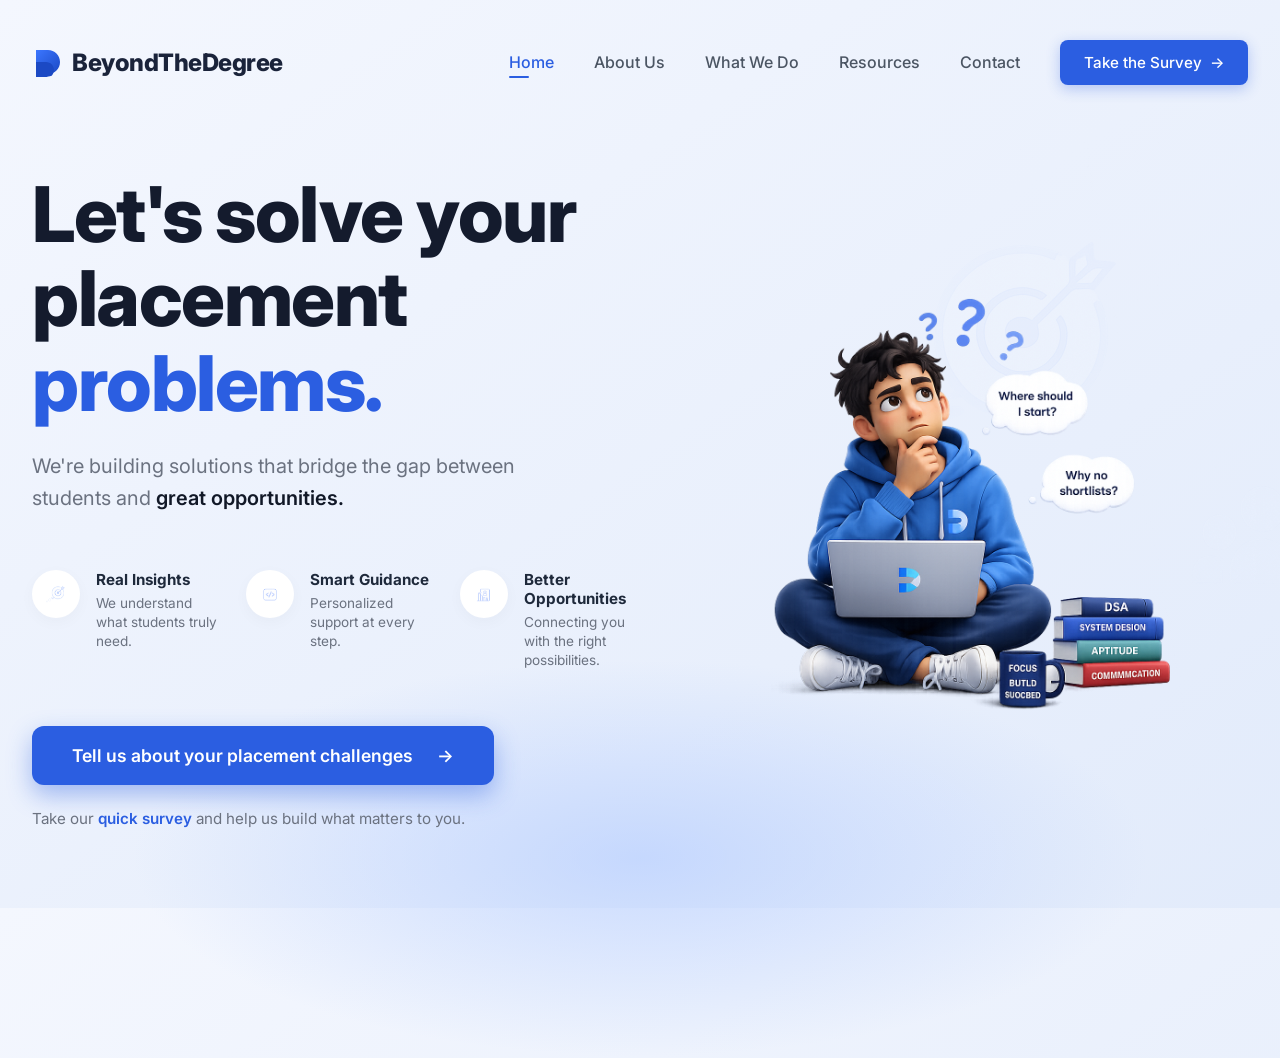
<file: index.html>
<!DOCTYPE html>
<html lang="en">
<head>
    <meta charset="UTF-8">
    <meta name="viewport" content="width=device-width, initial-scale=1.0">
    <title>BeyondTheDegree - Solve Your Placement Problems</title>
    <meta name="description" content="We're building solutions that bridge the gap between students and great opportunities. Take our quick survey.">
    <link rel="preconnect" href="https://fonts.googleapis.com">
    <link rel="preconnect" href="https://fonts.gstatic.com" crossorigin>
    <link href="https://fonts.googleapis.com/css2?family=Inter:wght@400;500;600;700;800&display=swap" rel="stylesheet">
    <link rel="stylesheet" href="style.css">
</head>
<body>
    <div class="background-decorations">
        <!-- We will put background faint icons here -->
        <div class="bg-icon bg-target"><img src="assets/Home/target.png" alt="" aria-hidden="true"></div>
        <div class="bg-icon bg-people"><img src="assets/Home/people.png" alt="" aria-hidden="true"></div>
        <div class="bg-icon bg-paperplane"><img src="assets/Home/paperplane.png" alt="" aria-hidden="true"></div>
        <!-- Some background buildings silhouette (using CSS) -->
        <div class="city-skyline"></div>
    </div>

    <div class="container">
        <header>
            <div class="logo">
                <svg width="32" height="32" viewBox="0 0 32 32" fill="none" xmlns="http://www.w3.org/2000/svg">
                    <!-- A simple approximation of the 'B' logo -->
                    <path d="M4 4 h12 c6.627 0 12 5.373 12 12 0 3.314 -1.343 6.314 -3.515 8.485C22.314 26.657 19.314 28 16 28 H4 V4 z" fill="url(#paint0_linear)"/>
                    <path d="M4 16 h10 c4.418 0 8 3.582 8 8 0 2.21 -0.895 4.21 -2.343 5.657C17.21 30.105 15.21 31 13 31 H4 V16 z" fill="#1b49c4"/>
                    <defs>
                        <linearGradient id="paint0_linear" x1="4" y1="4" x2="28" y2="28" gradientUnits="userSpaceOnUse">
                            <stop stop-color="#3b76ff" />
                            <stop offset="1" stop-color="#1b49c4" />
                        </linearGradient>
                    </defs>
                </svg>
                <span class="logo-text">BeyondTheDegree</span>
            </div>
            
            <button class="hamburger" id="hamburger" aria-label="Toggle navigation">
                <span></span>
                <span></span>
                <span></span>
            </button>
            
            <div class="nav-container" id="nav-container">
                <nav class="nav-links">
                    <a href="#" class="active">Home</a>
                    <a href="#">About Us</a>
                    <a href="#">What We Do</a>
                    <a href="#">Resources</a>
                    <a href="#">Contact</a>
                </nav>
                
                <a href="survey.html" class="nav-btn">Take the Survey <span class="arrow">&rarr;</span></a>
            </div>
        </header>

        <main>
            <div class="hero-left">
                <h1>Let's solve your<br>placement <span class="highlight">problems.</span></h1>
                
                <p class="subtitle">We're building solutions that bridge the gap between students and <strong>great opportunities.</strong></p>
                
                <div class="features">
                    <div class="feature-item">
                        <div class="feature-icon">
                            <img src="assets/Home/target.png" alt="Real Insights">
                        </div>
                        <div class="feature-text">
                            <h3>Real Insights</h3>
                            <p>We understand what students truly need.</p>
                        </div>
                    </div>
                    <div class="feature-item">
                        <div class="feature-icon">
                            <img src="assets/Home/developer.png" alt="Smart Guidance">
                        </div>
                        <div class="feature-text">
                            <h3>Smart Guidance</h3>
                            <p>Personalized support at every step.</p>
                        </div>
                    </div>
                    <div class="feature-item">
                        <div class="feature-icon">
                            <img src="assets/Home/growth .png" alt="Better Opportunities">
                        </div>
                        <div class="feature-text">
                            <h3>Better Opportunities</h3>
                            <p>Connecting you with the right possibilities.</p>
                        </div>
                    </div>
                </div>

                <a href="survey.html" class="main-cta-btn">Tell us about your placement challenges <span class="arrow">&rarr;</span></a>
                
                <p class="survey-text">Take our <strong>quick survey</strong> and help us build what matters to you.</p>
            </div>

            <div class="hero-right">
                <div class="character-wrapper">
                    <!-- The speech bubbles might be part of the character, but we'll add them as CSS elements if they are not. Assuming they are part of the composition if the image is huge. If not, they won't show. -->
                    <img src="assets/Home/character.png" alt="Student thinking about placement problems" class="main-character">
                </div>
            </div>
        </main>
    </div>

    <script>
        const hamburger = document.getElementById('hamburger');
        const navContainer = document.getElementById('nav-container');
        const navLinks = document.querySelectorAll('.nav-links a');

        if (hamburger && navContainer) {
            hamburger.addEventListener('click', () => {
                hamburger.classList.toggle('active');
                navContainer.classList.toggle('active');
            });

            navLinks.forEach(link => {
                link.addEventListener('click', () => {
                    hamburger.classList.remove('active');
                    navContainer.classList.remove('active');
                });
            });
        }
    </script>
</body>
</html>
</file>
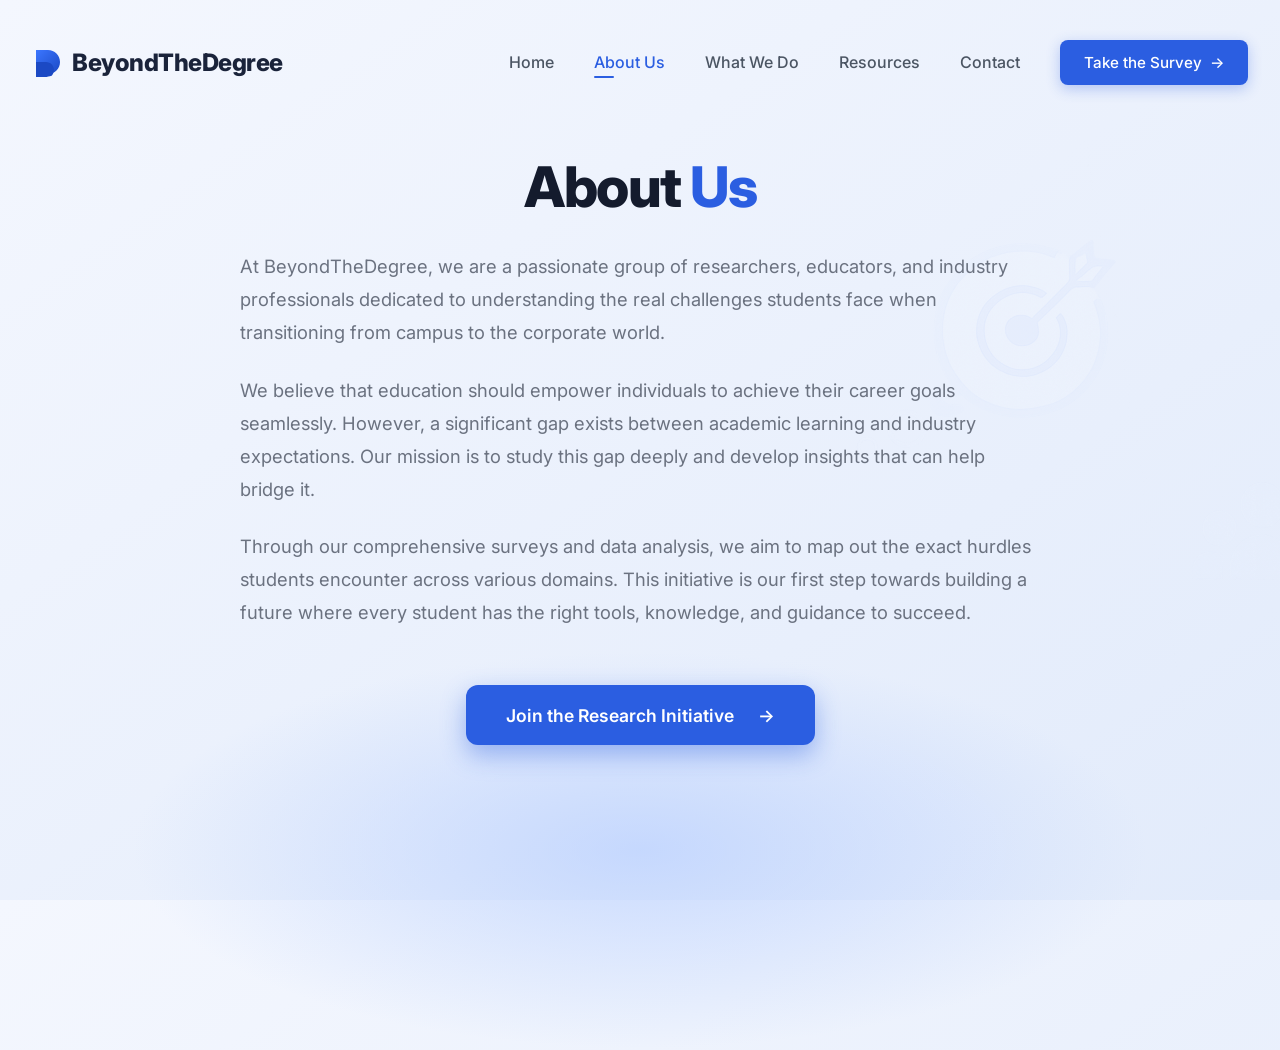
<file: about.html>
<!DOCTYPE html>
<html lang="en">
<head>
    <meta charset="UTF-8">
    <meta name="viewport" content="width=device-width, initial-scale=1.0">
    <title>About Us - BeyondTheDegree</title>
    <meta name="description" content="We're building solutions that bridge the gap between students and great opportunities. Take our quick survey.">
    <link rel="preconnect" href="https://fonts.googleapis.com">
    <link rel="preconnect" href="https://fonts.gstatic.com" crossorigin>
    <link href="https://fonts.googleapis.com/css2?family=Inter:wght@400;500;600;700;800&display=swap" rel="stylesheet">
    <link rel="stylesheet" href="style.css">
    <style>
        .inner-page-content {
            padding: 2rem 0 5rem;
            max-width: 800px;
            margin: 0 auto;
            width: 100%;
            display: block;
        }
        .inner-page-content h1 {
            font-size: 3.5rem;
            margin-bottom: 2rem;
            text-align: center;
        }
        .inner-page-content p.desc {
            font-size: 1.15rem;
            line-height: 1.8;
            color: var(--text-gray);
            margin-bottom: 1.5rem;
        }
        @media (max-width: 768px) {
            .inner-page-content h1 { font-size: 2.8rem; }
        }
    </style>
</head>
<body>
    <div class="background-decorations">
        <div class="bg-icon bg-target"><img src="assets/Home/target.png" alt="" aria-hidden="true"></div>
        <div class="bg-icon bg-people"><img src="assets/Home/people.png" alt="" aria-hidden="true"></div>
        <div class="bg-icon bg-paperplane"><img src="assets/Home/paperplane.png" alt="" aria-hidden="true"></div>
    </div>

    <div class="container">
        <header>
            <div class="logo">
                <svg width="32" height="32" viewBox="0 0 32 32" fill="none" xmlns="http://www.w3.org/2000/svg">
                    <path d="M4 4 h12 c6.627 0 12 5.373 12 12 0 3.314 -1.343 6.314 -3.515 8.485C22.314 26.657 19.314 28 16 28 H4 V4 z" fill="url(#paint0_linear)"/>
                    <path d="M4 16 h10 c4.418 0 8 3.582 8 8 0 2.21 -0.895 4.21 -2.343 5.657C17.21 30.105 15.21 31 13 31 H4 V16 z" fill="#1b49c4"/>
                    <defs>
                        <linearGradient id="paint0_linear" x1="4" y1="4" x2="28" y2="28" gradientUnits="userSpaceOnUse">
                            <stop stop-color="#3b76ff" />
                            <stop offset="1" stop-color="#1b49c4" />
                        </linearGradient>
                    </defs>
                </svg>
                <span class="logo-text">BeyondTheDegree</span>
            </div>
            
            <button class="hamburger" id="hamburger" aria-label="Toggle navigation">
                <span></span>
                <span></span>
                <span></span>
            </button>
            
            <div class="nav-container" id="nav-container">
                <nav class="nav-links">
                    <a href="index.html">Home</a>
                    <a href="about.html" class="active">About Us</a>
                    <a href="what-we-do.html">What We Do</a>
                    <a href="resources.html">Resources</a>
                    <a href="contact.html">Contact</a>
                </nav>
                
                <a href="survey.html" class="nav-btn">Take the Survey <span class="arrow">&rarr;</span></a>
            </div>
        </header>

        <main class="inner-page-content">
            <h1>About <span class="highlight">Us</span></h1>
            <p class="desc">At BeyondTheDegree, we are a passionate group of researchers, educators, and industry professionals dedicated to understanding the real challenges students face when transitioning from campus to the corporate world.</p>
            <p class="desc">We believe that education should empower individuals to achieve their career goals seamlessly. However, a significant gap exists between academic learning and industry expectations. Our mission is to study this gap deeply and develop insights that can help bridge it.</p>
            <p class="desc">Through our comprehensive surveys and data analysis, we aim to map out the exact hurdles students encounter across various domains. This initiative is our first step towards building a future where every student has the right tools, knowledge, and guidance to succeed.</p>
            
            <div style="text-align: center; margin-top: 3.5rem;">
                <a href="survey.html" class="main-cta-btn">Join the Research Initiative <span class="arrow">&rarr;</span></a>
            </div>
        </main>
    </div>

    <script>
        const hamburger = document.getElementById('hamburger');
        const navContainer = document.getElementById('nav-container');
        const navLinks = document.querySelectorAll('.nav-links a');

        if (hamburger && navContainer) {
            hamburger.addEventListener('click', () => {
                hamburger.classList.toggle('active');
                navContainer.classList.toggle('active');
            });

            navLinks.forEach(link => {
                link.addEventListener('click', () => {
                    hamburger.classList.remove('active');
                    navContainer.classList.remove('active');
                });
            });
        }
    </script>
</body>
</html>
</file>
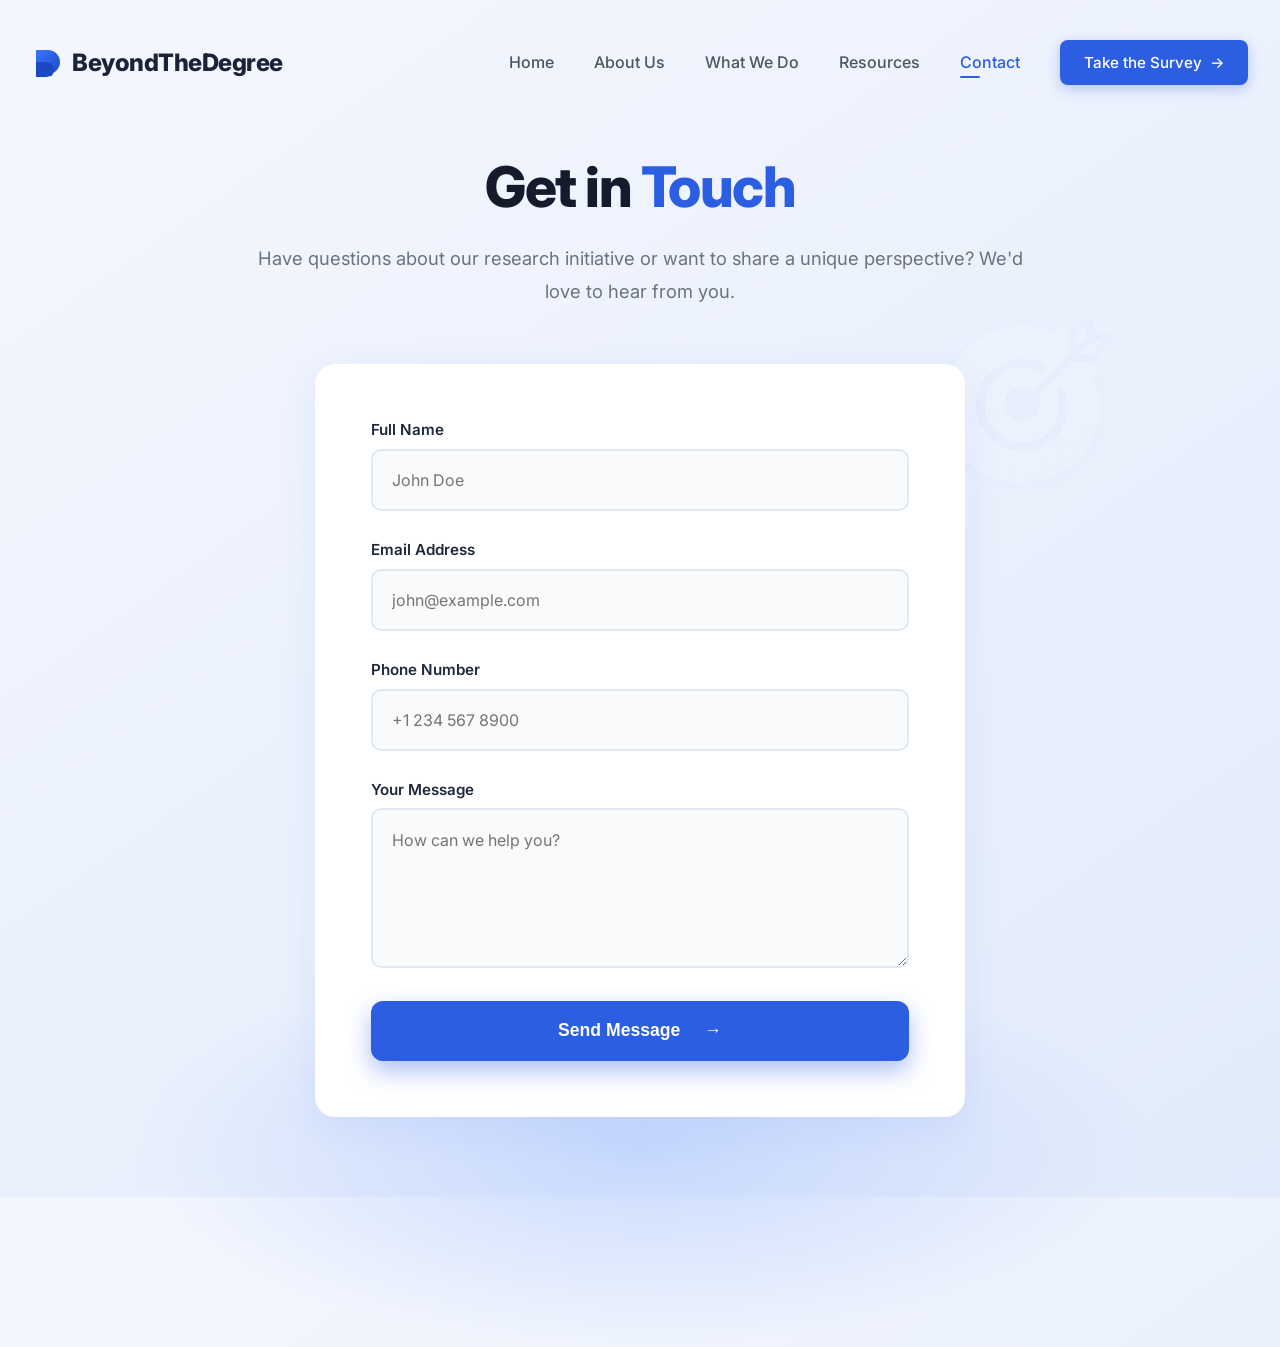
<file: contact.html>
<!DOCTYPE html>
<html lang="en">
<head>
    <meta charset="UTF-8">
    <meta name="viewport" content="width=device-width, initial-scale=1.0">
    <title>Contact - BeyondTheDegree</title>
    <meta name="description" content="We're building solutions that bridge the gap between students and great opportunities. Take our quick survey.">
    <link rel="preconnect" href="https://fonts.googleapis.com">
    <link rel="preconnect" href="https://fonts.gstatic.com" crossorigin>
    <link href="https://fonts.googleapis.com/css2?family=Inter:wght@400;500;600;700;800&display=swap" rel="stylesheet">
    <link rel="stylesheet" href="style.css">
    <style>
        .inner-page-content {
            padding: 2rem 0 5rem;
            max-width: 800px;
            margin: 0 auto;
            width: 100%;
            display: block;
        }
        .inner-page-content h1 {
            font-size: 3.5rem;
            margin-bottom: 1.5rem;
            text-align: center;
        }
        .inner-page-content p.desc {
            font-size: 1.15rem;
            line-height: 1.8;
            color: var(--text-gray);
            margin-bottom: 1.5rem;
            text-align: center;
        }
        .contact-form {
            background: white;
            padding: 3.5rem;
            border-radius: 20px;
            box-shadow: 0 10px 40px rgba(43, 94, 225, 0.08);
            max-width: 650px;
            margin: 3.5rem auto 0;
            position: relative;
        }
        .form-group {
            margin-bottom: 1.8rem;
        }
        .form-group label {
            display: block;
            font-weight: 600;
            margin-bottom: 0.6rem;
            color: #1e293b;
            font-size: 0.95rem;
        }
        .form-group input, 
        .form-group textarea {
            width: 100%;
            padding: 1.2rem;
            border: 2px solid #e2e8f0;
            border-radius: 10px;
            font-family: inherit;
            font-size: 1rem;
            transition: all 0.3s ease;
            color: #1e293b;
            background: #f8fafc;
        }
        .form-group input:focus, 
        .form-group textarea:focus {
            outline: none;
            border-color: var(--primary-blue);
            background: white;
            box-shadow: 0 0 0 4px rgba(43, 94, 225, 0.1);
        }
        .form-group textarea {
            min-height: 160px;
            resize: vertical;
        }
        .submit-btn {
            width: 100%;
            justify-content: center;
            border: none;
            cursor: pointer;
            margin-bottom: 0;
            padding: 1.2rem;
            font-size: 1.1rem;
        }
        @media (max-width: 768px) {
            .inner-page-content h1 { font-size: 2.8rem; }
            .contact-form { padding: 2.5rem 1.5rem; }
        }
    </style>
</head>
<body>
    <div class="background-decorations">
        <div class="bg-icon bg-target"><img src="assets/Home/target.png" alt="" aria-hidden="true"></div>
        <div class="bg-icon bg-people"><img src="assets/Home/people.png" alt="" aria-hidden="true"></div>
        <div class="bg-icon bg-paperplane"><img src="assets/Home/paperplane.png" alt="" aria-hidden="true"></div>
    </div>

    <div class="container">
        <header>
            <div class="logo">
                <svg width="32" height="32" viewBox="0 0 32 32" fill="none" xmlns="http://www.w3.org/2000/svg">
                    <path d="M4 4 h12 c6.627 0 12 5.373 12 12 0 3.314 -1.343 6.314 -3.515 8.485C22.314 26.657 19.314 28 16 28 H4 V4 z" fill="url(#paint0_linear)"/>
                    <path d="M4 16 h10 c4.418 0 8 3.582 8 8 0 2.21 -0.895 4.21 -2.343 5.657C17.21 30.105 15.21 31 13 31 H4 V16 z" fill="#1b49c4"/>
                    <defs>
                        <linearGradient id="paint0_linear" x1="4" y1="4" x2="28" y2="28" gradientUnits="userSpaceOnUse">
                            <stop stop-color="#3b76ff" />
                            <stop offset="1" stop-color="#1b49c4" />
                        </linearGradient>
                    </defs>
                </svg>
                <span class="logo-text">BeyondTheDegree</span>
            </div>
            
            <button class="hamburger" id="hamburger" aria-label="Toggle navigation">
                <span></span>
                <span></span>
                <span></span>
            </button>
            
            <div class="nav-container" id="nav-container">
                <nav class="nav-links">
                    <a href="index.html">Home</a>
                    <a href="about.html">About Us</a>
                    <a href="what-we-do.html">What We Do</a>
                    <a href="resources.html">Resources</a>
                    <a href="contact.html" class="active">Contact</a>
                </nav>
                
                <a href="survey.html" class="nav-btn">Take the Survey <span class="arrow">&rarr;</span></a>
            </div>
        </header>

        <main class="inner-page-content">
            <h1>Get in <span class="highlight">Touch</span></h1>
            <p class="desc">Have questions about our research initiative or want to share a unique perspective? We'd love to hear from you.</p>
            
            <form class="contact-form" id="contactForm">
                <div class="form-group">
                    <label for="name">Full Name</label>
                    <input type="text" id="name" placeholder="John Doe" required>
                </div>
                
                <div class="form-group">
                    <label for="email">Email Address</label>
                    <input type="email" id="email" placeholder="john@example.com" required>
                </div>
                
                <div class="form-group">
                    <label for="phone">Phone Number</label>
                    <input type="tel" id="phone" placeholder="+1 234 567 8900" required>
                </div>
                
                <div class="form-group">
                    <label for="message">Your Message</label>
                    <textarea id="message" placeholder="How can we help you?" required></textarea>
                </div>
                
                <button type="submit" class="main-cta-btn submit-btn" id="submitBtn">Send Message <span class="arrow">&rarr;</span></button>
            </form>
            
            <script>
                document.getElementById('contactForm').addEventListener('submit', function(e) {
                    e.preventDefault();
                    
                    const submitBtn = document.getElementById('submitBtn');
                    const originalText = submitBtn.innerHTML;
                    submitBtn.innerHTML = 'Sending...';
                    submitBtn.disabled = true;
                    
                    const data = {
                        name: document.getElementById('name').value,
                        email: document.getElementById('email').value,
                        phone: document.getElementById('phone').value,
                        message: document.getElementById('message').value
                    };
                    
                    const contactURL = "https://script.google.com/macros/s/AKfycbwXeq2FX7FZVjj9z_bt_7uoZs2KWv-rWA-zYRR0Ua8GGWCb8DosCl8AXc__6RHT3Dfd/exec";
                    const formData = new URLSearchParams();
                    formData.append("data", JSON.stringify(data));
                    
                    fetch(contactURL, {
                        method: 'POST',
                        body: formData,
                        mode: 'no-cors'
                    }).then(() => {
                        alert('Thank you for your message! We will get back to you soon.');
                        document.getElementById('contactForm').reset();
                        submitBtn.innerHTML = originalText;
                        submitBtn.disabled = false;
                    }).catch(error => {
                        console.error('Error:', error);
                        alert('There was an error sending your message. Please try again.');
                        submitBtn.innerHTML = originalText;
                        submitBtn.disabled = false;
                    });
                });
            </script>
        </main>
    </div>

    <script>
        const hamburger = document.getElementById('hamburger');
        const navContainer = document.getElementById('nav-container');
        const navLinks = document.querySelectorAll('.nav-links a');

        if (hamburger && navContainer) {
            hamburger.addEventListener('click', () => {
                hamburger.classList.toggle('active');
                navContainer.classList.toggle('active');
            });

            navLinks.forEach(link => {
                link.addEventListener('click', () => {
                    hamburger.classList.remove('active');
                    navContainer.classList.remove('active');
                });
            });
        }
    </script>
</body>
</html>
</file>
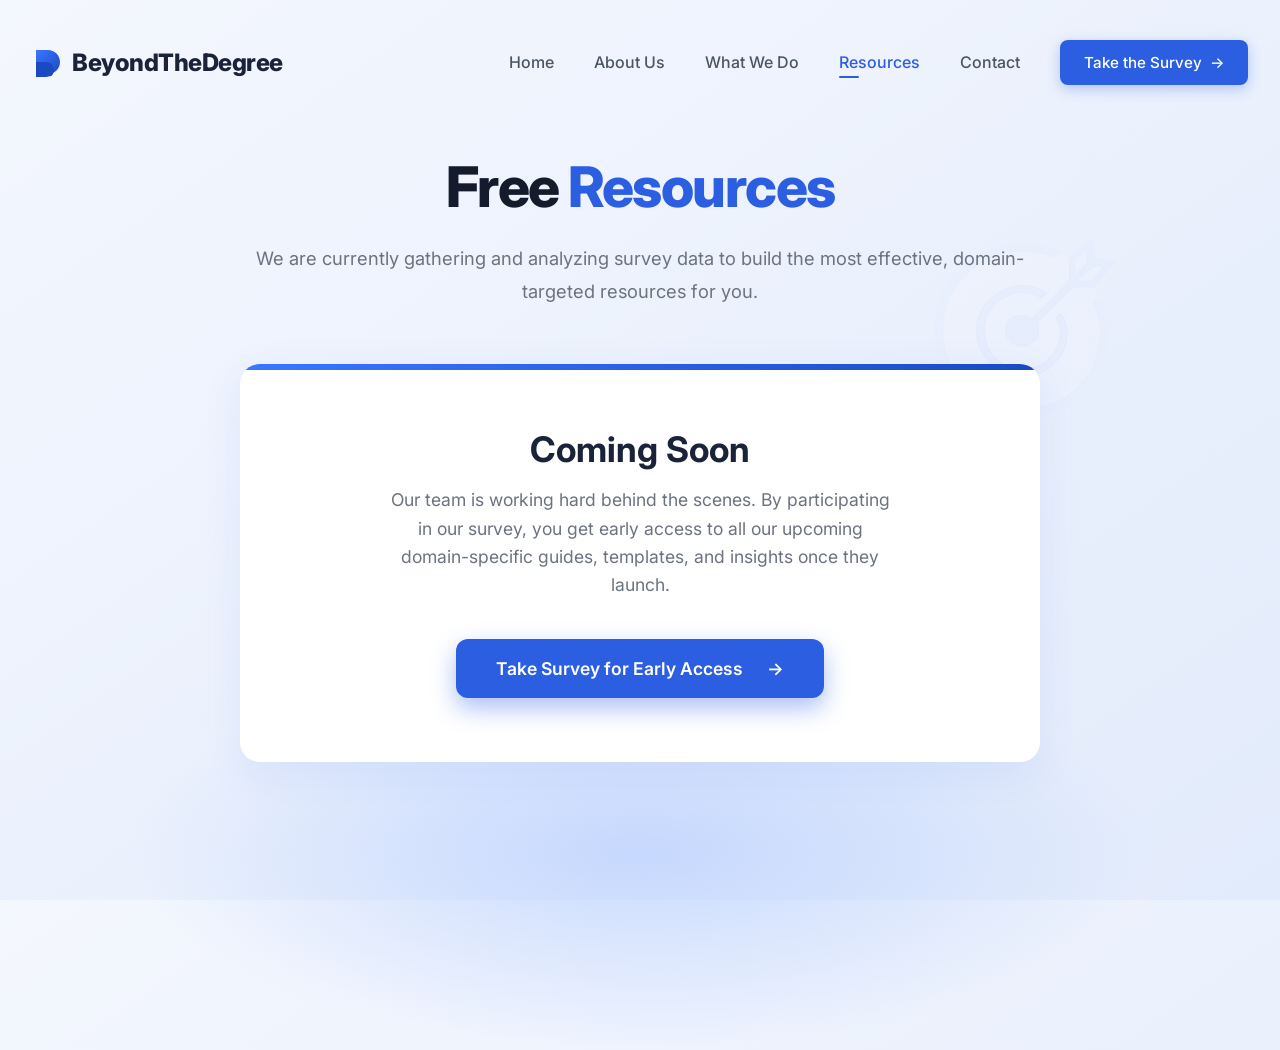
<file: resources.html>
<!DOCTYPE html>
<html lang="en">
<head>
    <meta charset="UTF-8">
    <meta name="viewport" content="width=device-width, initial-scale=1.0">
    <title>Resources - BeyondTheDegree</title>
    <meta name="description" content="We're building solutions that bridge the gap between students and great opportunities. Take our quick survey.">
    <link rel="preconnect" href="https://fonts.googleapis.com">
    <link rel="preconnect" href="https://fonts.gstatic.com" crossorigin>
    <link href="https://fonts.googleapis.com/css2?family=Inter:wght@400;500;600;700;800&display=swap" rel="stylesheet">
    <link rel="stylesheet" href="style.css">
    <style>
        .inner-page-content {
            padding: 2rem 0 5rem;
            max-width: 800px;
            margin: 0 auto;
            width: 100%;
            display: block;
        }
        .inner-page-content h1 {
            font-size: 3.5rem;
            margin-bottom: 1.5rem;
            text-align: center;
        }
        .inner-page-content p.desc {
            font-size: 1.15rem;
            line-height: 1.8;
            color: var(--text-gray);
            margin-bottom: 1.5rem;
            text-align: center;
        }
        .coming-soon-box {
            background: white;
            padding: 4rem 2rem;
            border-radius: 20px;
            box-shadow: 0 10px 40px rgba(43, 94, 225, 0.08);
            margin-top: 3.5rem;
            text-align: center;
            position: relative;
            overflow: hidden;
        }
        .coming-soon-box::before {
            content: '';
            position: absolute;
            top: 0;
            left: 0;
            width: 100%;
            height: 6px;
            background: linear-gradient(90deg, #3b76ff, #1b49c4);
        }
        .coming-soon-box h2 {
            font-size: 2.2rem;
            margin-bottom: 1rem;
            color: #1a233a;
        }
        .coming-soon-box p {
            color: var(--text-gray);
            font-size: 1.1rem;
            line-height: 1.6;
            max-width: 500px;
            margin: 0 auto 2.5rem;
        }
        @media (max-width: 768px) {
            .inner-page-content h1 { font-size: 2.8rem; }
            .coming-soon-box { padding: 3rem 1.5rem; }
        }
    </style>
</head>
<body>
    <div class="background-decorations">
        <div class="bg-icon bg-target"><img src="assets/Home/target.png" alt="" aria-hidden="true"></div>
        <div class="bg-icon bg-people"><img src="assets/Home/people.png" alt="" aria-hidden="true"></div>
        <div class="bg-icon bg-paperplane"><img src="assets/Home/paperplane.png" alt="" aria-hidden="true"></div>
    </div>

    <div class="container">
        <header>
            <div class="logo">
                <svg width="32" height="32" viewBox="0 0 32 32" fill="none" xmlns="http://www.w3.org/2000/svg">
                    <path d="M4 4 h12 c6.627 0 12 5.373 12 12 0 3.314 -1.343 6.314 -3.515 8.485C22.314 26.657 19.314 28 16 28 H4 V4 z" fill="url(#paint0_linear)"/>
                    <path d="M4 16 h10 c4.418 0 8 3.582 8 8 0 2.21 -0.895 4.21 -2.343 5.657C17.21 30.105 15.21 31 13 31 H4 V16 z" fill="#1b49c4"/>
                    <defs>
                        <linearGradient id="paint0_linear" x1="4" y1="4" x2="28" y2="28" gradientUnits="userSpaceOnUse">
                            <stop stop-color="#3b76ff" />
                            <stop offset="1" stop-color="#1b49c4" />
                        </linearGradient>
                    </defs>
                </svg>
                <span class="logo-text">BeyondTheDegree</span>
            </div>
            
            <button class="hamburger" id="hamburger" aria-label="Toggle navigation">
                <span></span>
                <span></span>
                <span></span>
            </button>
            
            <div class="nav-container" id="nav-container">
                <nav class="nav-links">
                    <a href="index.html">Home</a>
                    <a href="about.html">About Us</a>
                    <a href="what-we-do.html">What We Do</a>
                    <a href="resources.html" class="active">Resources</a>
                    <a href="contact.html">Contact</a>
                </nav>
                
                <a href="survey.html" class="nav-btn">Take the Survey <span class="arrow">&rarr;</span></a>
            </div>
        </header>

        <main class="inner-page-content">
            <h1>Free <span class="highlight">Resources</span></h1>
            <p class="desc">We are currently gathering and analyzing survey data to build the most effective, domain-targeted resources for you.</p>
            
            <div class="coming-soon-box">
                <h2>Coming Soon</h2>
                <p>Our team is working hard behind the scenes. By participating in our survey, you get early access to all our upcoming domain-specific guides, templates, and insights once they launch.</p>
                <a href="survey.html" class="main-cta-btn" style="margin-bottom: 0;">Take Survey for Early Access <span class="arrow">&rarr;</span></a>
            </div>
        </main>
    </div>

    <script>
        const hamburger = document.getElementById('hamburger');
        const navContainer = document.getElementById('nav-container');
        const navLinks = document.querySelectorAll('.nav-links a');

        if (hamburger && navContainer) {
            hamburger.addEventListener('click', () => {
                hamburger.classList.toggle('active');
                navContainer.classList.toggle('active');
            });

            navLinks.forEach(link => {
                link.addEventListener('click', () => {
                    hamburger.classList.remove('active');
                    navContainer.classList.remove('active');
                });
            });
        }
    </script>
</body>
</html>
</file>
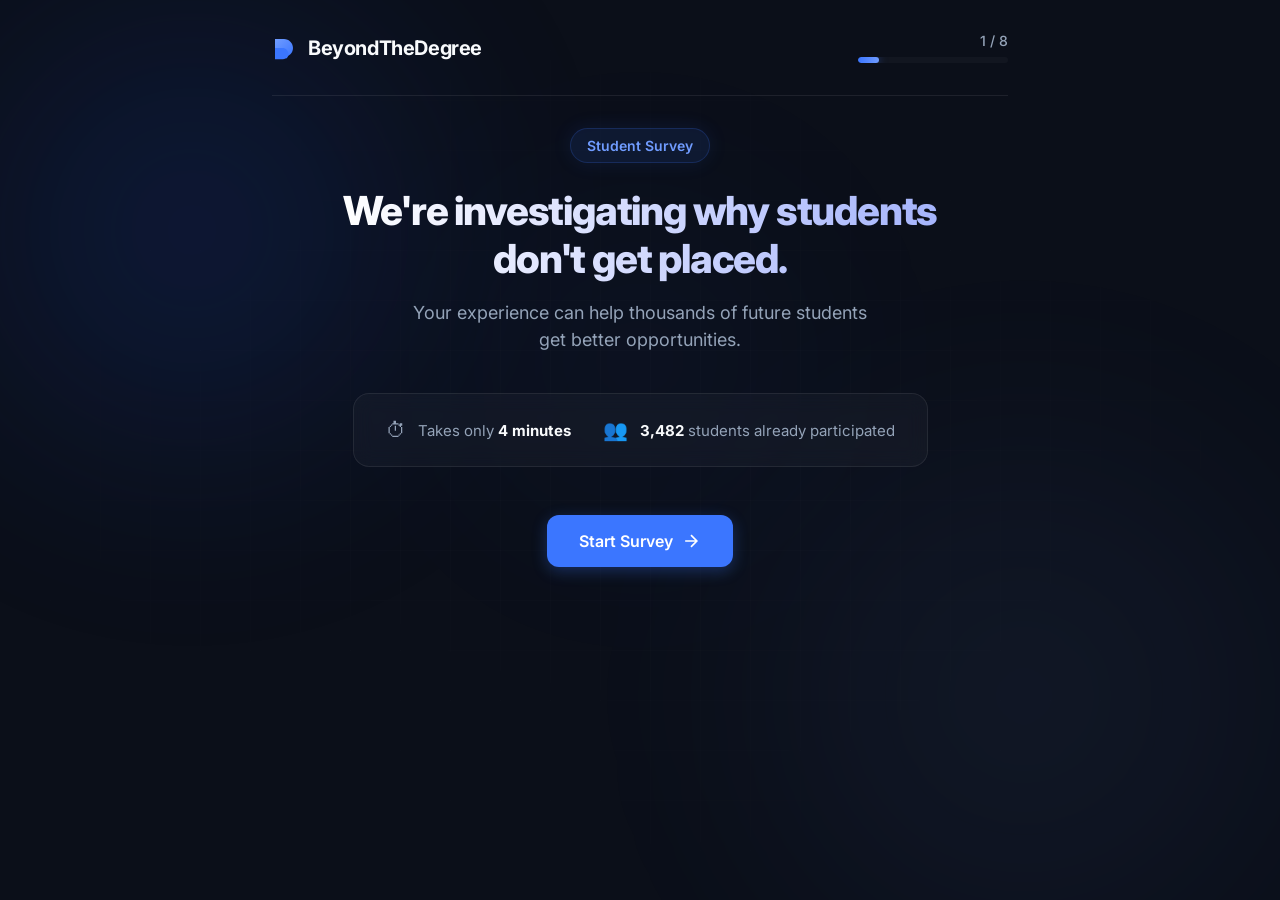
<file: survey.html>
<!DOCTYPE html>
<html lang="en">
<head>
    <meta charset="UTF-8">
    <meta name="viewport" content="width=device-width, initial-scale=1.0">
    <title>Survey - BeyondTheDegree</title>
    <link rel="preconnect" href="https://fonts.googleapis.com">
    <link rel="preconnect" href="https://fonts.gstatic.com" crossorigin>
    <link href="https://fonts.googleapis.com/css2?family=Inter:wght@400;500;600;700;800&display=swap" rel="stylesheet">
    <link rel="stylesheet" href="survey.css">
</head>
<body>
    <div class="background-decorations">
        <div class="orb orb-1"></div>
        <div class="orb orb-2"></div>
        <div class="orb orb-3"></div>
        <div class="grid-overlay"></div>
    </div>

    <div class="survey-wrapper">
        <header class="survey-header">
            <a href="index.html" class="logo">
                <svg width="24" height="24" viewBox="0 0 32 32" fill="none" xmlns="http://www.w3.org/2000/svg">
                    <path d="M4 4 h12 c6.627 0 12 5.373 12 12 0 3.314 -1.343 6.314 -3.515 8.485C22.314 26.657 19.314 28 16 28 H4 V4 z" fill="url(#paint0_linear)"/>
                    <path d="M4 16 h10 c4.418 0 8 3.582 8 8 0 2.21 -0.895 4.21 -2.343 5.657C17.21 30.105 15.21 31 13 31 H4 V16 z" fill="#3b76ff"/>
                    <defs>
                        <linearGradient id="paint0_linear" x1="4" y1="4" x2="28" y2="28" gradientUnits="userSpaceOnUse">
                            <stop stop-color="#709cff" />
                            <stop offset="1" stop-color="#3b76ff" />
                        </linearGradient>
                    </defs>
                </svg>
                <span class="logo-text">BeyondTheDegree</span>
            </a>
            <div class="progress-container">
                <div class="progress-text"><span id="current-step-num">1</span> / 8</div>
                <div class="progress-bar-bg">
                    <div class="progress-bar" id="progress-bar"></div>
                </div>
            </div>
        </header>

        <main class="survey-container" id="survey-container">
            <!-- Step 1: Welcome -->
            <div class="step active" id="step-1">
                <div class="content-centered">
                    <div class="badge">Student Survey</div>
                    <h1 class="fade-up">We're investigating why students don't get placed.</h1>
                    <p class="subtitle fade-up delay-1">Your experience can help thousands of future students get better opportunities.</p>
                    
                    <div class="stats-container fade-up delay-2">
                        <div class="stat-item">
                            <span class="icon">⏱</span>
                            <span>Takes only <strong>4 minutes</strong></span>
                        </div>
                        <div class="stat-item">
                            <span class="icon">👥</span>
                            <span><strong>3,482</strong> students already participated</span>
                        </div>
                    </div>

                    <button class="primary-btn fade-up delay-3" onclick="nextStep(2)">
                        Start Survey 
                        <svg width="20" height="20" viewBox="0 0 24 24" fill="none" stroke="currentColor" stroke-width="2"><path d="M5 12h14M12 5l7 7-7 7"/></svg>
                    </button>
                </div>
            </div>

            <!-- Step 2: Branch -->
            <div class="step" id="step-2">
                <div class="content-centered">
                    <h2>Which branch are you from?</h2>
                    <p class="step-subtitle">Select your academic discipline</p>
                    <div class="options-grid branch-options">
                        <button class="card-btn" onclick="selectBranch('Computer Science', 3)">
                            <div class="card-icon">💻</div>
                            <span>Computer Sci</span>
                        </button>
                        <button class="card-btn" onclick="selectBranch('Electronics', 3)">
                            <div class="card-icon">⚡</div>
                            <span>Electronics</span>
                        </button>
                        <button class="card-btn" onclick="selectBranch('Mechanical', 3)">
                            <div class="card-icon">⚙️</div>
                            <span>Mechanical</span>
                        </button>
                        <button class="card-btn" onclick="selectBranch('Civil', 3)">
                            <div class="card-icon">🏗️</div>
                            <span>Civil</span>
                        </button>
                    </div>
                    <div class="actions">
                        <button class="secondary-btn" onclick="prevStep(1)">Back</button>
                    </div>
                </div>
            </div>

            <!-- Step 3: Target Role -->
            <div class="step" id="step-3">
                <div class="content-centered">
                    <h2>Which career roles are you targeting?</h2>
                    <p class="step-subtitle">You can select multiple roles</p>
                    <div class="search-container">
                        <svg class="search-icon" width="20" height="20" viewBox="0 0 24 24" fill="none" stroke="currentColor" stroke-width="2"><circle cx="11" cy="11" r="8"/><path d="m21 21-4.3-4.3"/></svg>
                        <input type="text" id="role-input" placeholder="Search or enter target role..." autocomplete="off">
                        <div class="suggestions-dropdown" id="role-suggestions"></div>
                    </div>
                    
                    <div class="popular-roles-section">
                        <h3 class="section-title">Popular roles</h3>
                        <div class="popular-roles-grid" id="popular-roles-grid">
                            <!-- populated by js -->
                        </div>
                    </div>

                    <div class="selected-tags" id="selected-roles"></div>
                    <div class="actions">
                        <button class="secondary-btn" onclick="prevStep(2)">Back</button>
                        <button class="primary-btn" onclick="nextStep(4)" id="btn-next-3" disabled>Continue</button>
                    </div>
                </div>
            </div>

            <!-- Step 4: Confidence -->
            <div class="step" id="step-4">
                <div class="content-centered">
                    <h2>How confident are you about placements?</h2>
                    <p class="step-subtitle">Be honest with your current feelings</p>
                    <div class="emoji-selector">
                        <button class="emoji-btn" onclick="selectConfidence(1, 5)">
                            <span class="emoji">😰</span>
                            <span class="emoji-label">Terrified</span>
                        </button>
                        <button class="emoji-btn" onclick="selectConfidence(2, 5)">
                            <span class="emoji">😕</span>
                            <span class="emoji-label">Worried</span>
                        </button>
                        <button class="emoji-btn" onclick="selectConfidence(3, 5)">
                            <span class="emoji">😐</span>
                            <span class="emoji-label">Neutral</span>
                        </button>
                        <button class="emoji-btn" onclick="selectConfidence(4, 5)">
                            <span class="emoji">🙂</span>
                            <span class="emoji-label">Optimistic</span>
                        </button>
                        <button class="emoji-btn" onclick="selectConfidence(5, 5)">
                            <span class="emoji">😎</span>
                            <span class="emoji-label">Confident</span>
                        </button>
                    </div>
                    <div class="actions">
                        <button class="secondary-btn" onclick="prevStep(3)">Back</button>
                    </div>
                </div>
            </div>

            <!-- Step 5: Companies Applied -->
            <div class="step" id="step-5">
                <div class="content-centered">
                    <h2>How many companies have you applied to?</h2>
                    <p class="step-subtitle">Move the slider to indicate your approximate number</p>
                    <div class="slider-container">
                        <div class="slider-bubble" id="slider-bubble">0</div>
                        <input type="range" id="companies-slider" min="0" max="500" value="0" class="custom-slider">
                        <div class="slider-labels">
                            <span>0</span>
                            <span>500+</span>
                        </div>
                    </div>
                    <div class="actions">
                        <button class="secondary-btn" onclick="prevStep(4)">Back</button>
                        <button class="primary-btn" onclick="nextStep(6)">Continue</button>
                    </div>
                </div>
            </div>

            <!-- Step 6: Biggest Problems -->
            <div class="step" id="step-6">
                <div class="content-centered">
                    <h2>What is the biggest problem you are facing?</h2>
                    <p class="step-subtitle">Select all that apply to your situation</p>
                    <div class="options-grid problem-options">
                        <button class="chip-btn" onclick="toggleProblem(this)">Lack of Skills</button>
                        <button class="chip-btn" onclick="toggleProblem(this)">No Callbacks</button>
                        <button class="chip-btn" onclick="toggleProblem(this)">Poor Resume</button>
                        <button class="chip-btn" onclick="toggleProblem(this)">Interview Fear</button>
                        <button class="chip-btn" onclick="toggleProblem(this)">Aptitude Tests</button>
                        <button class="chip-btn" onclick="toggleProblem(this)">Not Enough Opportunities</button>
                        <button class="chip-btn" onclick="toggleProblem(this)">No Guidance</button>
                        <button class="chip-btn" onclick="toggleProblem(this)">Low CGPA</button>
                    </div>
                    <div class="actions">
                        <button class="secondary-btn" onclick="prevStep(5)">Back</button>
                        <button class="primary-btn" onclick="nextStep(7)" id="btn-next-6" disabled>Continue</button>
                    </div>
                </div>
            </div>

            <!-- Step 7: Exact Problem -->
            <div class="step" id="step-7">
                <div class="content-centered">
                    <h2>Tell us more about your exact problem</h2>
                    <p class="step-subtitle">Any specific details help us understand better</p>
                    <div class="textarea-wrapper">
                        <textarea id="exact-problem" rows="5" placeholder="I feel that when I apply to companies..."></textarea>
                    </div>
                    <div class="actions">
                        <button class="secondary-btn" onclick="prevStep(6)">Back</button>
                        <button class="primary-btn" onclick="nextStep(8)">
                            Continue
                            <svg width="20" height="20" viewBox="0 0 24 24" fill="none" stroke="currentColor" stroke-width="2"><path d="M5 12h14M12 5l7 7-7 7"/></svg>
                        </button>
                    </div>
                </div>
            </div>

            <!-- Step 8: Contact Info -->
            <div class="step" id="step-8">
                <div class="content-centered">
                    <h2>Where can we reach you?</h2>
                    <p class="step-subtitle">To share the findings and tailored resources with you</p>
                    <div style="max-width: 400px; margin: 0 auto; text-align: left;">
                        <div style="margin-bottom: 1.5rem;">
                            <label style="display: block; font-size: 0.9rem; font-weight: 500; margin-bottom: 0.5rem; color: #cbd5e1;">Full Name</label>
                            <input type="text" id="survey-name" placeholder="John Doe" style="width: 100%; padding: 1rem; border-radius: 8px; border: 1px solid #334155; background: #1e293b; color: white; font-family: inherit; font-size: 1rem;" required>
                        </div>
                        <div style="margin-bottom: 1.5rem;">
                            <label style="display: block; font-size: 0.9rem; font-weight: 500; margin-bottom: 0.5rem; color: #cbd5e1;">Email Address</label>
                            <input type="email" id="survey-email" placeholder="john@example.com" style="width: 100%; padding: 1rem; border-radius: 8px; border: 1px solid #334155; background: #1e293b; color: white; font-family: inherit; font-size: 1rem;" required>
                        </div>
                        <div style="margin-bottom: 2rem;">
                            <label style="display: block; font-size: 0.9rem; font-weight: 500; margin-bottom: 0.5rem; color: #cbd5e1;">Phone Number</label>
                            <input type="tel" id="survey-phone" placeholder="+1 234 567 8900" style="width: 100%; padding: 1rem; border-radius: 8px; border: 1px solid #334155; background: #1e293b; color: white; font-family: inherit; font-size: 1rem;" required>
                        </div>
                    </div>
                    <div class="actions">
                        <button class="secondary-btn" onclick="prevStep(7)">Back</button>
                        <button class="primary-btn submit-btn" onclick="submitSurvey()">
                            Submit Survey
                            <svg width="20" height="20" viewBox="0 0 24 24" fill="none" stroke="currentColor" stroke-width="2"><path d="M5 12h14M12 5l7 7-7 7"/></svg>
                        </button>
                    </div>
                </div>
            </div>

            <!-- Step 9: Thank you -->
            <div class="step" id="step-9">
                <div class="content-centered thank-you-content">
                    <div class="success-icon heart-icon">❤️</div>
                    <h2 style="font-size: 2.5rem; margin-bottom: 1.5rem;">Thank You.</h2>
                    <p class="subtitle" style="font-size: 1.25rem; font-weight: 500; color: #fff; margin-bottom: 2rem;">
                        You're helping us discover<br>
                        why students struggle<br>
                        with placements.
                    </p>
                    <p class="step-subtitle" style="margin-bottom: 3rem;">
                        We'll publish the findings<br>
                        once enough responses are collected.
                    </p>
                    <button class="primary-btn whatsapp-btn" onclick="window.location.href='#'" style="background: #25D366; color: white; width: 100%; justify-content: center; box-shadow: 0 4px 15px rgba(37, 211, 102, 0.3);">
                        Join WhatsApp Community
                    </button>
                </div>
            </div>

        </main>
    </div>
    
    <script src="survey.js"></script>
</body>
</html>
</file>
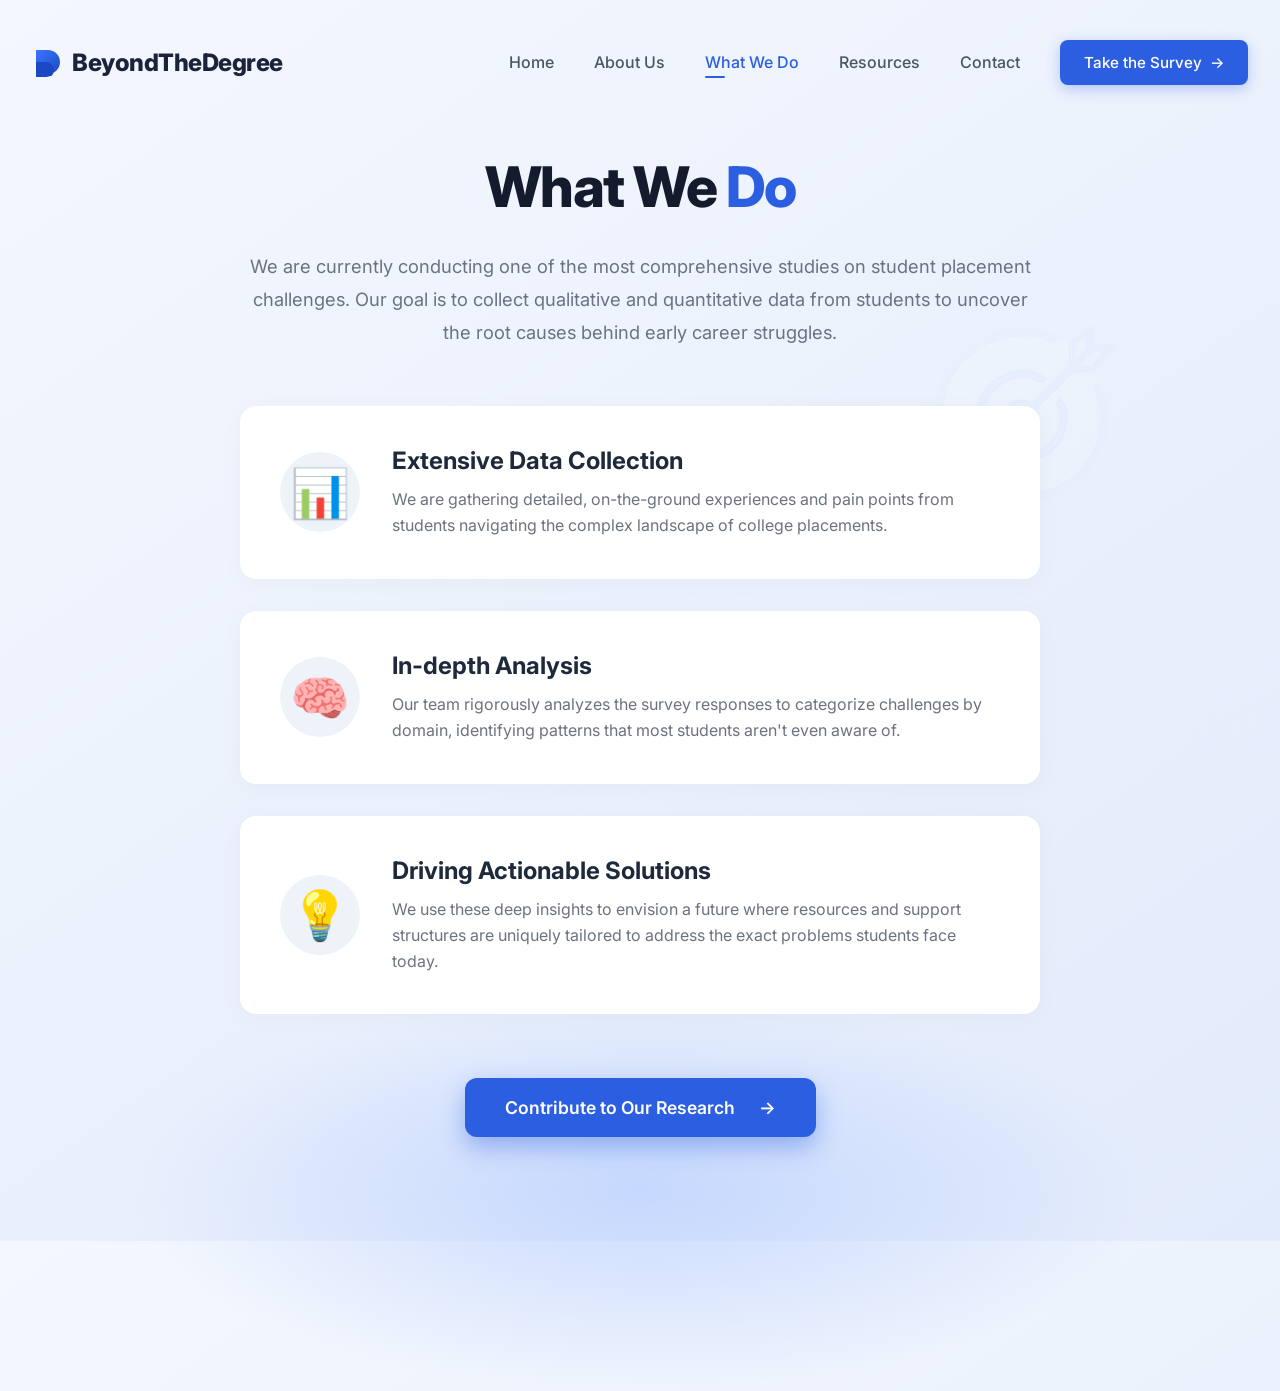
<file: what-we-do.html>
<!DOCTYPE html>
<html lang="en">
<head>
    <meta charset="UTF-8">
    <meta name="viewport" content="width=device-width, initial-scale=1.0">
    <title>What We Do - BeyondTheDegree</title>
    <meta name="description" content="We're building solutions that bridge the gap between students and great opportunities. Take our quick survey.">
    <link rel="preconnect" href="https://fonts.googleapis.com">
    <link rel="preconnect" href="https://fonts.gstatic.com" crossorigin>
    <link href="https://fonts.googleapis.com/css2?family=Inter:wght@400;500;600;700;800&display=swap" rel="stylesheet">
    <link rel="stylesheet" href="style.css">
    <style>
        .inner-page-content {
            padding: 2rem 0 5rem;
            max-width: 800px;
            margin: 0 auto;
            width: 100%;
            display: block;
        }
        .inner-page-content h1 {
            font-size: 3.5rem;
            margin-bottom: 2rem;
            text-align: center;
        }
        .inner-page-content p.desc {
            font-size: 1.15rem;
            line-height: 1.8;
            color: var(--text-gray);
            margin-bottom: 1.5rem;
            text-align: center;
        }
        .process-features {
            display: flex;
            flex-direction: column;
            gap: 2rem;
            margin-top: 3.5rem;
        }
        .process-item {
            background: white;
            padding: 2.5rem;
            border-radius: 16px;
            box-shadow: 0 4px 25px rgba(0,0,0,0.03);
            display: flex;
            align-items: center;
            gap: 2rem;
            transition: transform 0.3s ease;
        }
        .process-item:hover {
            transform: translateY(-5px);
        }
        .process-icon {
            font-size: 3rem;
            width: 80px;
            height: 80px;
            display: flex;
            align-items: center;
            justify-content: center;
            background: var(--bg-light);
            border-radius: 50%;
            flex-shrink: 0;
        }
        .process-text h3 {
            font-size: 1.5rem;
            margin-bottom: 0.8rem;
            color: #1e293b;
        }
        .process-text p {
            color: var(--text-gray);
            line-height: 1.6;
            margin: 0;
        }
        @media (max-width: 768px) {
            .inner-page-content h1 { font-size: 2.8rem; }
            .process-item {
                flex-direction: column;
                text-align: center;
                gap: 1.5rem;
                padding: 2rem 1.5rem;
            }
        }
    </style>
</head>
<body>
    <div class="background-decorations">
        <div class="bg-icon bg-target"><img src="assets/Home/target.png" alt="" aria-hidden="true"></div>
        <div class="bg-icon bg-people"><img src="assets/Home/people.png" alt="" aria-hidden="true"></div>
        <div class="bg-icon bg-paperplane"><img src="assets/Home/paperplane.png" alt="" aria-hidden="true"></div>
    </div>

    <div class="container">
        <header>
            <div class="logo">
                <svg width="32" height="32" viewBox="0 0 32 32" fill="none" xmlns="http://www.w3.org/2000/svg">
                    <path d="M4 4 h12 c6.627 0 12 5.373 12 12 0 3.314 -1.343 6.314 -3.515 8.485C22.314 26.657 19.314 28 16 28 H4 V4 z" fill="url(#paint0_linear)"/>
                    <path d="M4 16 h10 c4.418 0 8 3.582 8 8 0 2.21 -0.895 4.21 -2.343 5.657C17.21 30.105 15.21 31 13 31 H4 V16 z" fill="#1b49c4"/>
                    <defs>
                        <linearGradient id="paint0_linear" x1="4" y1="4" x2="28" y2="28" gradientUnits="userSpaceOnUse">
                            <stop stop-color="#3b76ff" />
                            <stop offset="1" stop-color="#1b49c4" />
                        </linearGradient>
                    </defs>
                </svg>
                <span class="logo-text">BeyondTheDegree</span>
            </div>
            
            <button class="hamburger" id="hamburger" aria-label="Toggle navigation">
                <span></span>
                <span></span>
                <span></span>
            </button>
            
            <div class="nav-container" id="nav-container">
                <nav class="nav-links">
                    <a href="index.html">Home</a>
                    <a href="about.html">About Us</a>
                    <a href="what-we-do.html" class="active">What We Do</a>
                    <a href="resources.html">Resources</a>
                    <a href="contact.html">Contact</a>
                </nav>
                
                <a href="survey.html" class="nav-btn">Take the Survey <span class="arrow">&rarr;</span></a>
            </div>
        </header>

        <main class="inner-page-content">
            <h1>What We <span class="highlight">Do</span></h1>
            <p class="desc">We are currently conducting one of the most comprehensive studies on student placement challenges. Our goal is to collect qualitative and quantitative data from students to uncover the root causes behind early career struggles.</p>
            
            <div class="process-features">
                <div class="process-item">
                    <div class="process-icon">📊</div>
                    <div class="process-text">
                        <h3>Extensive Data Collection</h3>
                        <p>We are gathering detailed, on-the-ground experiences and pain points from students navigating the complex landscape of college placements.</p>
                    </div>
                </div>
                
                <div class="process-item">
                    <div class="process-icon">🧠</div>
                    <div class="process-text">
                        <h3>In-depth Analysis</h3>
                        <p>Our team rigorously analyzes the survey responses to categorize challenges by domain, identifying patterns that most students aren't even aware of.</p>
                    </div>
                </div>
                
                <div class="process-item">
                    <div class="process-icon">💡</div>
                    <div class="process-text">
                        <h3>Driving Actionable Solutions</h3>
                        <p>We use these deep insights to envision a future where resources and support structures are uniquely tailored to address the exact problems students face today.</p>
                    </div>
                </div>
            </div>
            
            <div style="text-align: center; margin-top: 4rem;">
                <a href="survey.html" class="main-cta-btn">Contribute to Our Research <span class="arrow">&rarr;</span></a>
            </div>
        </main>
    </div>

    <script>
        const hamburger = document.getElementById('hamburger');
        const navContainer = document.getElementById('nav-container');
        const navLinks = document.querySelectorAll('.nav-links a');

        if (hamburger && navContainer) {
            hamburger.addEventListener('click', () => {
                hamburger.classList.toggle('active');
                navContainer.classList.toggle('active');
            });

            navLinks.forEach(link => {
                link.addEventListener('click', () => {
                    hamburger.classList.remove('active');
                    navContainer.classList.remove('active');
                });
            });
        }
    </script>
</body>
</html>
</file>
<file: style.css>
:root {
    --primary-blue: #2b5ee1;
    --primary-blue-hover: #1e45b0;
    --text-dark: #111827;
    --text-gray: #6b7280;
    --bg-light: #eef3fa;
    --nav-text: #4b5563;
}

* {
    margin: 0;
    padding: 0;
    box-sizing: border-box;
}

body {
    font-family: 'Inter', -apple-system, BlinkMacSystemFont, "Segoe UI", Roboto, sans-serif;
    background: linear-gradient(145deg, #f4f7fe 0%, #e2ebfb 100%);
    color: var(--text-dark);
    min-height: 100vh;
    overflow-x: hidden;
    position: relative;
}

/* Floor gradient for character */
body::before {
    content: '';
    position: absolute;
    bottom: -150px;
    left: 50%;
    transform: translateX(-50%);
    width: 80%;
    height: 400px;
    background: radial-gradient(ellipse at center, rgba(175, 201, 255, 0.6) 0%, rgba(226, 235, 251, 0) 70%);
    border-radius: 50%;
    z-index: 1;
    pointer-events: none;
}

/* Container */
.container {
    max-width: 1300px;
    margin: 0 auto;
    padding: 0 2rem;
    position: relative;
    z-index: 10;
}

/* Header */
header {
    display: flex;
    justify-content: space-between;
    align-items: center;
    padding: 2.5rem 0;
}

.logo {
    display: flex;
    align-items: center;
    gap: 0.5rem;
}

.logo-text {
    font-size: 1.5rem;
    font-weight: 800;
    color: #1a233a;
    letter-spacing: -0.5px;
}

.hamburger {
    display: none;
    flex-direction: column;
    justify-content: space-between;
    width: 28px;
    height: 20px;
    background: transparent;
    border: none;
    cursor: pointer;
    padding: 0;
    z-index: 100;
}

.hamburger span {
    width: 100%;
    height: 3px;
    background-color: #1a233a;
    border-radius: 10px;
    transition: all 0.3s ease;
    transform-origin: left;
}

.nav-container {
    display: flex;
    align-items: center;
    gap: 2.5rem;
}

.nav-links {
    display: flex;
    gap: 2.5rem;
}

.nav-links a {
    text-decoration: none;
    color: var(--nav-text);
    font-size: 1rem;
    font-weight: 500;
    transition: color 0.3s;
    position: relative;
}

.nav-links a:hover, .nav-links a.active {
    color: var(--primary-blue);
}

.nav-links a.active::after {
    content: '';
    position: absolute;
    bottom: -6px;
    left: 0;
    width: 20px;
    height: 2px;
    background-color: var(--primary-blue);
    border-radius: 2px;
}

.nav-btn {
    display: inline-flex;
    align-items: center;
    gap: 0.5rem;
    background-color: var(--primary-blue);
    color: white;
    text-decoration: none;
    padding: 0.8rem 1.5rem;
    border-radius: 8px;
    font-weight: 500;
    font-size: 0.95rem;
    transition: background-color 0.3s, transform 0.2s;
    box-shadow: 0 4px 14px rgba(43, 94, 225, 0.3);
}

.nav-btn:hover {
    background-color: var(--primary-blue-hover);
    transform: translateY(-2px);
}

/* Main Content */
main {
    display: flex;
    align-items: center;
    margin-top: 3rem;
    padding-bottom: 5rem;
}

.hero-left {
    flex: 1.2;
    max-width: 650px;
    padding-right: 2rem;
}

.hero-right {
    flex: 1;
    position: relative;
    display: flex;
    justify-content: flex-end;
}

h1 {
    font-size: 4.8rem;
    line-height: 1.1;
    font-weight: 800;
    letter-spacing: -1.5px;
    margin-bottom: 1.5rem;
    color: #141b2d;
}

h1 .highlight {
    color: var(--primary-blue);
}

.subtitle {
    font-size: 1.25rem;
    color: var(--text-gray);
    line-height: 1.6;
    margin-bottom: 3.5rem;
    max-width: 500px;
}

.subtitle strong {
    color: var(--text-dark);
    font-weight: 600;
}

.features {
    display: flex;
    gap: 1.5rem;
    margin-bottom: 3.5rem;
}

.feature-item {
    display: flex;
    align-items: flex-start;
    gap: 1rem;
    flex: 1;
}

.feature-icon {
    width: 48px;
    height: 48px;
    background-color: white;
    border-radius: 50%;
    display: flex;
    align-items: center;
    justify-content: center;
    box-shadow: 0 4px 15px rgba(0,0,0,0.03);
    flex-shrink: 0;
}

.feature-icon img {
    width: 22px;
    height: 22px;
    object-fit: contain;
}

.feature-text h3 {
    font-size: 0.95rem;
    font-weight: 700;
    color: #1e293b;
    margin-bottom: 0.3rem;
}

.feature-text p {
    font-size: 0.85rem;
    color: var(--text-gray);
    line-height: 1.4;
}

.main-cta-btn {
    display: inline-flex;
    align-items: center;
    gap: 1.5rem;
    background-color: var(--primary-blue);
    color: white;
    text-decoration: none;
    padding: 1.2rem 2.5rem;
    border-radius: 12px;
    font-weight: 600;
    font-size: 1.1rem;
    transition: all 0.3s ease;
    box-shadow: 0 10px 25px rgba(43, 94, 225, 0.4);
    margin-bottom: 1.5rem;
}

.main-cta-btn:hover {
    background-color: var(--primary-blue-hover);
    transform: translateY(-3px);
    box-shadow: 0 15px 35px rgba(43, 94, 225, 0.5);
}

.survey-text {
    font-size: 0.95rem;
    color: var(--text-gray);
}

.survey-text strong {
    color: var(--primary-blue);
    font-weight: 600;
}

/* Character Image Area */
.character-wrapper {
    position: relative;
    width: 100%;
    max-width: 650px;
    transform: translateX(-12.5%) scale(1.25);
    transform-origin: center right;
}

.main-character {
    width: 100%;
    height: auto;
    display: block;
    object-fit: contain;
    position: relative;
    z-index: 5;
    animation: float 6s ease-in-out infinite;
}

@keyframes float {
    0% { transform: translateY(0px); }
    50% { transform: translateY(-12px); }
    100% { transform: translateY(0px); }
}

/* Background elements */
.background-decorations {
    position: absolute;
    top: 0;
    left: 0;
    width: 100%;
    height: 100%;
    overflow: hidden;
    z-index: 0;
    pointer-events: none;
}

.bg-icon {
    position: absolute;
    opacity: 0.2;
}

.bg-target {
    top: 25%;
    right: 25%;
    width: 120px;
    opacity: 0.1;
}

.bg-people {
    top: 50%;
    right: 5%;
    width: 80px;
    opacity: 0.1;
}

.bg-paperplane {
    top: 15%;
    right: 8%;
    width: 90px;
    opacity: 0.15;
    transform: rotate(-10deg);
}

/* Responsive adjustments */
@media (max-width: 1024px) {
    h1 {
        font-size: 3.5rem;
    }
    .features {
        flex-direction: column;
        gap: 1.5rem;
    }
}

@media (max-width: 768px) {
    body::before, .bg-icon {
        display: none;
    }
    
    main {
        flex-direction: column;
        margin-top: 1.5rem;
        padding-bottom: 3rem;
    }
    
    .hero-right {
        display: none;
    }
    
    .hero-left {
        padding-right: 0;
        text-align: center;
    }
    
    h1 {
        font-size: 2.8rem;
        margin-bottom: 1rem;
    }
    
    .subtitle {
        margin: 0 auto 2rem;
        font-size: 1.05rem;
        padding: 0 1rem;
    }
    
    .features {
        align-items: center;
        flex-direction: column;
        gap: 1.25rem;
    }
    
    .feature-item {
        align-items: center;
        text-align: center;
        flex-direction: column;
        background: #fff;
        padding: 1.5rem;
        border-radius: 16px;
        width: 100%;
        box-shadow: 0 4px 15px rgba(0,0,0,0.03);
    }
    
    header {
        position: relative;
        padding: 1.5rem 0;
    }
    
    .hamburger {
        display: flex;
    }
    
    .hamburger.active span:nth-child(1) {
        transform: rotate(45deg);
    }
    
    .hamburger.active span:nth-child(2) {
        opacity: 0;
    }
    
    .hamburger.active span:nth-child(3) {
        transform: rotate(-45deg);
    }

    .nav-container {
        position: absolute;
        top: 100%;
        left: 0;
        right: 0;
        background: #fff;
        flex-direction: column;
        padding: 2rem;
        box-shadow: 0 10px 20px rgba(0,0,0,0.1);
        border-radius: 16px;
        gap: 1.5rem;
        z-index: 99;
        opacity: 0;
        visibility: hidden;
        transform: translateY(-10px);
        transition: all 0.3s cubic-bezier(0.4, 0, 0.2, 1);
    }

    .nav-container.active {
        opacity: 1;
        visibility: visible;
        transform: translateY(0);
    }
    
    .nav-links {
        flex-direction: column;
        width: 100%;
        text-align: center;
        gap: 1.5rem;
    }
    
    .nav-btn {
        margin-top: 0;
        width: 100%;
        justify-content: center;
    }
}

@media (max-width: 480px) {
    h1 {
        font-size: 2.2rem;
    }
    .container {
        padding: 0 1.25rem;
    }
    .feature-item {
        padding: 1.25rem;
    }
    .main-cta-btn {
        padding: 1rem 1.5rem;
        font-size: 1rem;
        width: 100%;
        justify-content: center;
    }
}
</file>
<file: survey.css>
:root {
    --primary-bg: #0b0f19;
    --card-bg: rgba(255, 255, 255, 0.03);
    --card-border: rgba(255, 255, 255, 0.08);
    --card-hover: rgba(255, 255, 255, 0.06);
    --card-hover-border: rgba(112, 156, 255, 0.4);
    --primary-blue: #3b76ff;
    --primary-blue-hover: #295ce0;
    --text-main: #f8fafc;
    --text-muted: #94a3b8;
    --glow-color: rgba(59, 118, 255, 0.5);
    
    --transition-fast: 0.2s cubic-bezier(0.4, 0, 0.2, 1);
    --transition-smooth: 0.4s cubic-bezier(0.16, 1, 0.3, 1);
}

* {
    margin: 0;
    padding: 0;
    box-sizing: border-box;
    font-family: 'Inter', sans-serif;
}

body {
    background-color: var(--primary-bg);
    color: var(--text-main);
    min-height: 100vh;
    overflow-x: hidden;
    position: relative;
    display: flex;
    flex-direction: column;
}

/* Background Effects */
.background-decorations {
    position: fixed;
    top: 0;
    left: 0;
    width: 100vw;
    height: 100vh;
    z-index: -1;
    overflow: hidden;
}

.orb {
    position: absolute;
    border-radius: 50%;
    filter: blur(100px);
    opacity: 0.4;
    animation: float 20s infinite ease-in-out alternate;
}

.orb-1 {
    top: -10%;
    left: -10%;
    width: 50vw;
    height: 50vw;
    background: radial-gradient(circle, rgba(27,73,196,0.6) 0%, rgba(11,15,25,0) 70%);
}

.orb-2 {
    bottom: -20%;
    right: -10%;
    width: 60vw;
    height: 60vw;
    background: radial-gradient(circle, rgba(112,156,255,0.2) 0%, rgba(11,15,25,0) 70%);
    animation-delay: -5s;
}

.orb-3 {
    top: 40%;
    left: 50%;
    width: 40vw;
    height: 40vw;
    transform: translate(-50%, -50%);
    background: radial-gradient(circle, rgba(59,118,255,0.15) 0%, rgba(11,15,25,0) 70%);
    animation-delay: -10s;
}

.grid-overlay {
    position: absolute;
    top: 0;
    left: 0;
    width: 100%;
    height: 100%;
    background-image: 
        linear-gradient(rgba(255, 255, 255, 0.02) 1px, transparent 1px),
        linear-gradient(90deg, rgba(255, 255, 255, 0.02) 1px, transparent 1px);
    background-size: 50px 50px;
    opacity: 0.5;
    mask-image: radial-gradient(ellipse at center, black 20%, transparent 80%);
    -webkit-mask-image: radial-gradient(ellipse at center, black 20%, transparent 80%);
}

@keyframes float {
    0% { transform: translate(0, 0); }
    100% { transform: translate(30px, -50px); }
}

/* Layout */
.survey-wrapper {
    max-width: 800px;
    margin: 0 auto;
    width: 100%;
    padding: 2rem;
    display: flex;
    flex-direction: column;
    min-height: 100vh;
}

/* Header */
.survey-header {
    display: flex;
    justify-content: space-between;
    align-items: center;
    padding-bottom: 2rem;
    margin-bottom: 2rem;
    border-bottom: 1px solid var(--card-border);
}

.logo {
    display: flex;
    align-items: center;
    gap: 0.75rem;
    text-decoration: none;
}

.logo-text {
    font-weight: 700;
    font-size: 1.25rem;
    color: var(--text-main);
    letter-spacing: -0.02em;
}

.progress-container {
    display: flex;
    flex-direction: column;
    align-items: flex-end;
    gap: 0.5rem;
    width: 150px;
}

.progress-text {
    font-size: 0.875rem;
    color: var(--text-muted);
    font-weight: 500;
}

.progress-bar-bg {
    width: 100%;
    height: 6px;
    background: var(--card-bg);
    border-radius: 4px;
    overflow: hidden;
}

.progress-bar {
    height: 100%;
    width: 14%; /* initial */
    background: linear-gradient(90deg, #3b76ff, #709cff);
    border-radius: 4px;
    transition: width 0.5s ease-out;
    box-shadow: 0 0 10px var(--glow-color);
}

/* Survey Main Container */
.survey-container {
    flex: 1;
    position: relative;
}

.step {
    display: none;
    opacity: 0;
    transform: translateY(20px);
    transition: opacity 0.4s ease, transform 0.4s ease;
}

.step.active {
    display: flex;
    flex-direction: column;
    opacity: 1;
    transform: translateY(0);
}

.content-centered {
    display: flex;
    flex-direction: column;
    align-items: center;
    text-align: center;
    width: 100%;
    max-width: 600px;
    margin: 0 auto;
}

/* Typography & Badges */
.badge {
    background: rgba(59, 118, 255, 0.1);
    color: #709cff;
    padding: 0.5rem 1rem;
    border-radius: 100px;
    font-size: 0.875rem;
    font-weight: 600;
    margin-bottom: 1.5rem;
    border: 1px solid rgba(59, 118, 255, 0.2);
    box-shadow: 0 0 20px rgba(59, 118, 255, 0.1);
}

h1 {
    font-size: 2.5rem;
    font-weight: 800;
    line-height: 1.2;
    margin-bottom: 1rem;
    background: linear-gradient(to right, #ffffff, #a5b4fc);
    -webkit-background-clip: text;
    -webkit-text-fill-color: transparent;
    letter-spacing: -0.03em;
}

h2 {
    font-size: 2rem;
    font-weight: 700;
    line-height: 1.2;
    margin-bottom: 0.5rem;
    color: #ffffff;
    letter-spacing: -0.02em;
}

.subtitle {
    font-size: 1.125rem;
    color: var(--text-muted);
    line-height: 1.5;
    margin-bottom: 2.5rem;
    max-width: 480px;
}

.step-subtitle {
    font-size: 1rem;
    color: var(--text-muted);
    margin-bottom: 2.5rem;
}

/* Buttons */
.primary-btn {
    background: var(--primary-blue);
    color: white;
    border: none;
    padding: 1rem 2rem;
    border-radius: 12px;
    font-size: 1rem;
    font-weight: 600;
    cursor: pointer;
    transition: var(--transition-fast);
    display: inline-flex;
    align-items: center;
    gap: 0.5rem;
    box-shadow: 0 4px 15px rgba(59, 118, 255, 0.3);
}

.primary-btn:hover:not(:disabled) {
    background: var(--primary-blue-hover);
    transform: translateY(-2px);
    box-shadow: 0 6px 20px rgba(59, 118, 255, 0.4);
}

.primary-btn:active:not(:disabled) {
    transform: translateY(0);
}

.primary-btn:disabled {
    background: var(--card-bg);
    color: var(--text-muted);
    cursor: not-allowed;
    box-shadow: none;
}

.secondary-btn {
    background: transparent;
    color: var(--text-muted);
    border: 1px solid var(--card-border);
    padding: 1rem 2rem;
    border-radius: 12px;
    font-size: 1rem;
    font-weight: 500;
    cursor: pointer;
    transition: var(--transition-fast);
}

.secondary-btn:hover {
    background: var(--card-hover);
    color: var(--text-main);
    border-color: rgba(255, 255, 255, 0.2);
}

.actions {
    display: flex;
    gap: 1rem;
    margin-top: 3rem;
    width: 100%;
    justify-content: center;
}

/* Step 1 Specific */
.stats-container {
    display: flex;
    gap: 2rem;
    margin-bottom: 3rem;
    background: var(--card-bg);
    padding: 1.5rem 2rem;
    border-radius: 16px;
    border: 1px solid var(--card-border);
    backdrop-filter: blur(10px);
}

.stat-item {
    display: flex;
    align-items: center;
    gap: 0.75rem;
    font-size: 0.9375rem;
    color: var(--text-muted);
}

.stat-item strong {
    color: var(--text-main);
}

.stat-item .icon {
    font-size: 1.25rem;
}

/* Options Grid */
.options-grid {
    display: grid;
    grid-template-columns: repeat(2, 1fr);
    gap: 1rem;
    width: 100%;
}

.branch-options {
    grid-template-columns: repeat(2, 1fr);
}

.card-btn {
    background: var(--card-bg);
    border: 1px solid var(--card-border);
    border-radius: 16px;
    padding: 1.5rem;
    color: var(--text-main);
    font-size: 1.125rem;
    font-weight: 600;
    cursor: pointer;
    transition: var(--transition-smooth);
    display: flex;
    flex-direction: column;
    align-items: center;
    gap: 1rem;
    backdrop-filter: blur(10px);
}

.card-icon {
    font-size: 2rem;
    background: rgba(255, 255, 255, 0.05);
    width: 64px;
    height: 64px;
    border-radius: 50%;
    display: flex;
    align-items: center;
    justify-content: center;
    transition: var(--transition-fast);
}

.card-btn:hover {
    background: var(--card-hover);
    border-color: var(--card-hover-border);
    transform: translateY(-4px);
    box-shadow: 0 10px 30px rgba(0, 0, 0, 0.2);
}

.card-btn:hover .card-icon {
    transform: scale(1.1);
    background: rgba(59, 118, 255, 0.1);
}

/* Step 3 Specific */
.search-container {
    width: 100%;
    position: relative;
    margin-bottom: 2rem;
    text-align: left;
}

.search-icon {
    position: absolute;
    left: 1.25rem;
    top: 50%;
    transform: translateY(-50%);
    color: var(--text-muted);
}

#role-input {
    width: 100%;
    background: var(--primary-bg);
    border: 1px solid var(--card-border);
    border-radius: 12px;
    padding: 1rem 1.5rem 1rem 3.5rem;
    color: var(--text-main);
    font-size: 1rem;
    transition: var(--transition-fast);
    outline: none;
}

#exact-problem {
    width: 100%;
    background: var(--card-bg);
    border: 1px solid var(--card-border);
    border-radius: 12px;
    padding: 1.25rem 1.5rem;
    color: var(--text-main);
    font-size: 1rem;
    transition: var(--transition-fast);
    outline: none;
    backdrop-filter: blur(10px);
}

#role-input:focus, #exact-problem:focus {
    border-color: var(--primary-blue);
    box-shadow: 0 0 0 4px rgba(59, 118, 255, 0.15);
}

.section-title {
    font-size: 1rem;
    color: var(--text-muted);
    text-align: left;
    margin-bottom: 1rem;
    font-weight: 500;
}

.popular-roles-section {
    width: 100%;
    margin-bottom: 2rem;
}

.popular-roles-grid {
    display: grid;
    grid-template-columns: repeat(2, 1fr);
    gap: 0.75rem;
}

.role-card-btn {
    background: var(--card-bg);
    border: 1px solid var(--card-border);
    border-radius: 8px;
    padding: 1rem 1.25rem;
    display: flex;
    align-items: center;
    gap: 0.75rem;
    color: var(--text-main);
    cursor: pointer;
    transition: var(--transition-fast);
    font-size: 0.9375rem;
    font-weight: 500;
    text-align: left;
    outline: none;
}

.role-card-btn:hover {
    background: var(--card-hover);
    border-color: rgba(255, 255, 255, 0.15);
}

.role-card-btn.selected {
    background: rgba(59, 118, 255, 0.1);
    border-color: var(--primary-blue);
}

.role-card-icon {
    display: flex;
    align-items: center;
    justify-content: center;
}

.suggestions-dropdown {
    position: absolute;
    top: calc(100% + 8px);
    left: 0;
    width: 100%;
    background: #141b2d;
    border: 1px solid var(--card-border);
    border-radius: 12px;
    max-height: 200px;
    overflow-y: auto;
    z-index: 10;
    box-shadow: 0 10px 40px rgba(0, 0, 0, 0.5);
    display: none;
}

.suggestion-item {
    padding: 1rem 1.5rem;
    cursor: pointer;
    transition: background 0.2s;
    text-align: left;
}

.suggestion-item:hover {
    background: rgba(255, 255, 255, 0.05);
    color: var(--primary-blue);
}

.spinner {
    animation: spin 1s linear infinite;
    display: inline-block;
    vertical-align: middle;
    margin-left: 8px;
}

@keyframes spin {
    from { transform: rotate(0deg); }
    to { transform: rotate(360deg); }
}

.selected-tags {
    display: flex;
    flex-wrap: wrap;
    gap: 0.5rem;
    width: 100%;
    justify-content: center;
}

.role-tag {
    background: rgba(59, 118, 255, 0.15);
    color: #709cff;
    padding: 0.5rem 1rem;
    border-radius: 100px;
    font-size: 0.875rem;
    display: flex;
    align-items: center;
    gap: 0.5rem;
    border: 1px solid rgba(59, 118, 255, 0.3);
}

.remove-tag {
    cursor: pointer;
    font-weight: bold;
}

/* Emoji Selector */
.emoji-selector {
    display: flex;
    justify-content: center;
    gap: 1.5rem;
    width: 100%;
    margin: 2rem 0;
}

.emoji-btn {
    background: var(--card-bg);
    border: 1px solid var(--card-border);
    border-radius: 20px;
    width: 80px;
    height: 100px;
    display: flex;
    flex-direction: column;
    align-items: center;
    justify-content: center;
    gap: 0.5rem;
    cursor: pointer;
    transition: var(--transition-smooth);
}

.emoji-btn .emoji {
    font-size: 2.5rem;
    transition: transform 0.3s cubic-bezier(0.175, 0.885, 0.32, 1.275);
}

.emoji-btn .emoji-label {
    font-size: 0.75rem;
    color: var(--text-muted);
    font-weight: 500;
    transition: color 0.3s;
}

.emoji-btn:hover {
    background: var(--card-hover);
    border-color: rgba(255, 255, 255, 0.2);
    transform: translateY(-8px);
}

.emoji-btn:hover .emoji {
    transform: scale(1.2);
}

/* Slider */
.slider-container {
    width: 100%;
    padding: 3rem 0 1rem;
    position: relative;
}

.slider-bubble {
    position: absolute;
    top: 0;
    left: 50%;
    transform: translateX(-50%);
    background: var(--primary-blue);
    color: white;
    padding: 0.5rem 1rem;
    border-radius: 8px;
    font-weight: 700;
    font-size: 1.25rem;
    box-shadow: 0 4px 15px rgba(59, 118, 255, 0.4);
    transition: left 0.1s ease;
}

.slider-bubble::after {
    content: '';
    position: absolute;
    bottom: -6px;
    left: 50%;
    transform: translateX(-50%);
    border-width: 6px 6px 0;
    border-style: solid;
    border-color: var(--primary-blue) transparent transparent transparent;
}

.custom-slider {
    -webkit-appearance: none;
    width: 100%;
    height: 8px;
    border-radius: 4px;
    background: var(--card-bg);
    outline: none;
    border: 1px solid var(--card-border);
}

.custom-slider::-webkit-slider-thumb {
    -webkit-appearance: none;
    appearance: none;
    width: 28px;
    height: 28px;
    border-radius: 50%;
    background: #fff;
    cursor: pointer;
    box-shadow: 0 0 15px rgba(59, 118, 255, 0.8);
    border: 4px solid var(--primary-blue);
    transition: transform 0.1s;
}

.custom-slider::-webkit-slider-thumb:hover {
    transform: scale(1.1);
}

.slider-labels {
    display: flex;
    justify-content: space-between;
    margin-top: 1rem;
    color: var(--text-muted);
    font-size: 0.875rem;
    font-weight: 500;
}

/* Chips */
.problem-options {
    grid-template-columns: repeat(2, 1fr);
}

.chip-btn {
    background: var(--card-bg);
    border: 1px solid var(--card-border);
    border-radius: 12px;
    padding: 1.25rem 1rem;
    color: var(--text-main);
    font-size: 1rem;
    font-weight: 500;
    cursor: pointer;
    transition: var(--transition-fast);
}

.chip-btn:hover {
    background: var(--card-hover);
    border-color: rgba(255, 255, 255, 0.2);
}

.chip-btn.selected {
    background: rgba(59, 118, 255, 0.15);
    border-color: var(--primary-blue);
    color: #fff;
    box-shadow: 0 0 15px rgba(59, 118, 255, 0.2) inset;
}

/* Textarea */
.textarea-wrapper {
    width: 100%;
}

#exact-problem {
    resize: vertical;
    min-height: 120px;
    font-family: inherit;
}

/* Thank you */
.success-icon {
    font-size: 4rem;
    margin-bottom: 1rem;
    animation: bounce 2s infinite ease-in-out;
}

@keyframes bounce {
    0%, 100% { transform: translateY(0); }
    50% { transform: translateY(-10px); }
}

/* Animations */
.fade-up {
    opacity: 0;
    animation: fadeUp 0.8s ease forwards;
}

.delay-1 { animation-delay: 0.1s; }
.delay-2 { animation-delay: 0.2s; }
.delay-3 { animation-delay: 0.3s; }

@keyframes fadeUp {
    from {
        opacity: 0;
        transform: translateY(20px);
    }
    to {
        opacity: 1;
        transform: translateY(0);
    }
}

/* Media Queries */
@media (max-width: 640px) {
    .survey-wrapper {
        padding: 1.25rem 1rem;
    }
    
    .survey-header {
        padding-bottom: 1rem;
        margin-bottom: 1.5rem;
    }
    
    .logo-text {
        font-size: 1.1rem;
    }
    
    .stats-container {
        flex-direction: column;
        gap: 1rem;
        padding: 1rem;
    }

    .options-grid {
        grid-template-columns: 1fr;
    }
    
    .card-btn {
        padding: 1rem;
    }

    .emoji-selector {
        gap: 0.4rem;
        flex-wrap: wrap;
    }

    .emoji-btn {
        width: 65px;
        height: 85px;
        padding: 0.5rem;
    }

    .emoji-btn .emoji {
        font-size: 1.8rem;
    }
    
    .emoji-btn .emoji-label {
        font-size: 0.7rem;
    }
    
    h1 {
        font-size: 2rem;
        margin-bottom: 0.75rem;
    }
    
    h2 {
        font-size: 1.5rem;
        margin-bottom: 0.5rem;
    }
    
    .subtitle, .step-subtitle {
        font-size: 1rem;
        margin-bottom: 1.5rem;
    }
    
    .actions {
        flex-direction: column-reverse;
        gap: 0.75rem;
        margin-top: 2rem;
    }
    
    .actions button {
        width: 100%;
        justify-content: center;
    }
    
    .primary-btn, .secondary-btn {
        padding: 1rem;
    }
    
    .slider-container {
        padding-top: 2.5rem;
    }
}
</file>
